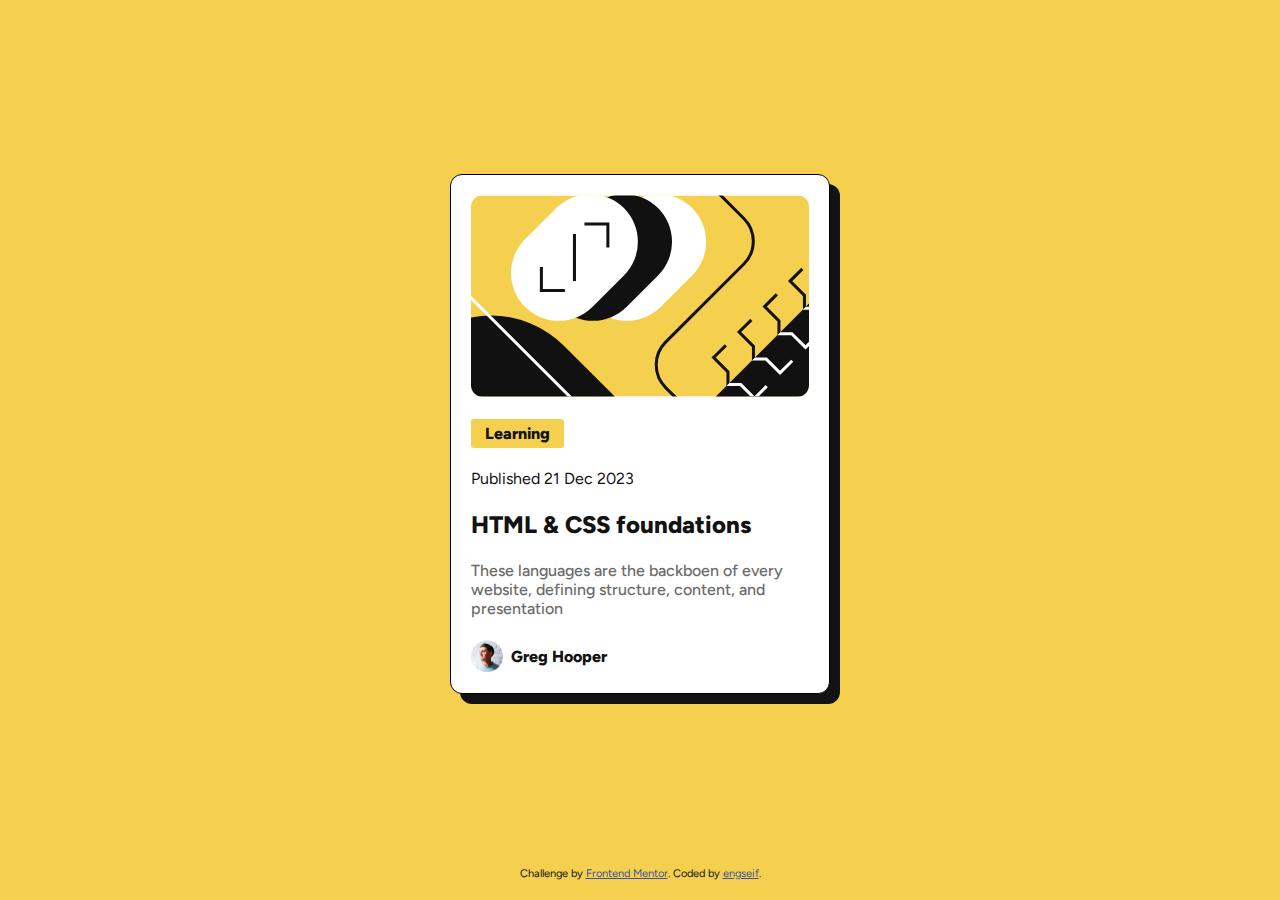
<file: blogPreview_Card/index.html>
<!DOCTYPE html>
<html lang="en">

<head>
  <meta charset="UTF-8">
  <meta name="viewport" content="width=device-width, initial-scale=1.0">
  <!-- displays site properly based on user's device -->

  <link rel="icon" type="image/png" sizes="32x32" href="./assets/images/favicon-32x32.png">
  <link rel="stylesheet" href="./style.css" />
  <link rel="preconnect" href="https://fonts.googleapis.com">
  <link rel="preconnect" href="https://fonts.gstatic.com" crossorigin>
  <link
    href="https://fonts.googleapis.com/css2?family=Figtree:ital,wght@0,300..900;1,300..900&family=Outfit:wght@100..900&family=Play:wght@400;700&display=swap"
    rel="stylesheet">
  <title>Frontend Mentor | Blog preview card</title>
</head>

<body>
  <main>
    <div class="cardContainer">
      <img src="./assets/images/illustration-article.svg" style="border-radius: 12px;" />
      <span>Learning</span>
      <p>Published 21 Dec 2023</p>
      <h2>HTML & CSS foundations</h2>
      <p class="description">These languages are the backboen of every website, defining structure, content, and presentation</p>
      <div class="avatar">
        <img src="./assets/images/image-avatar.webp">
        <p>Greg Hooper</p>
      </div>
    </div>
  </main>
  <div class="attribution">
    Challenge by <a href="https://www.frontendmentor.io?ref=challenge" target="_blank">Frontend Mentor</a>.
    Coded by <a href="https://github.com/EngSeif">engseif</a>.
  </div>
</body>

</html>
</file>
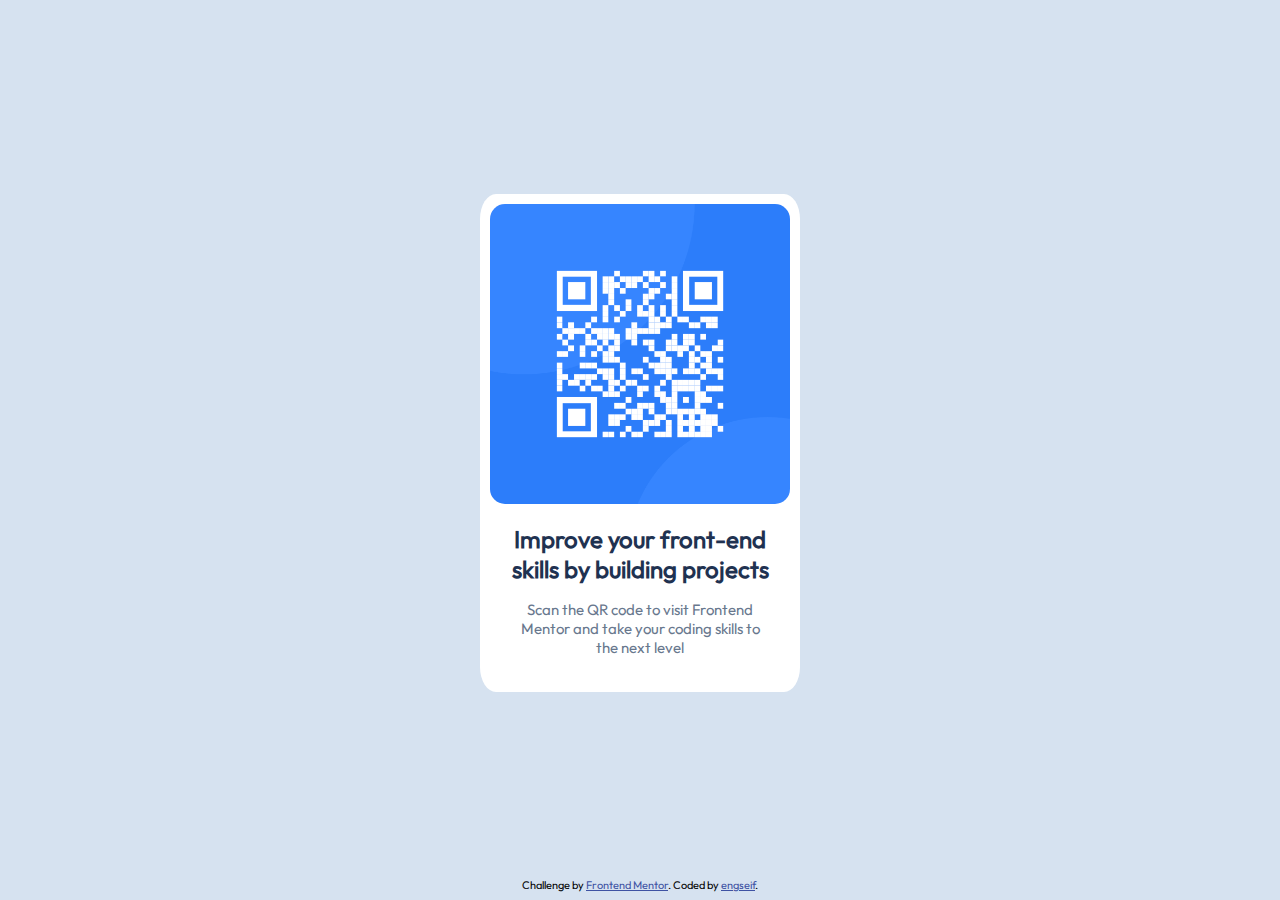
<file: QrCode_Card/index.html>
<!DOCTYPE html>
<html lang="en">
  <head>
    <meta charset="UTF-8" />
    <meta name="viewport" content="width=device-width, initial-scale=1.0" />
    <!-- displays site properly based on user's device -->

    <link
      rel="icon"
      type="image/png"
      sizes="32x32"
      href="./images/favicon-32x32.png"
    />
    <link rel="stylesheet" href="./style.css" />
    <title>Frontend Mentor | QR code component</title>

    <!-- Feel free to remove these styles or customise in your own stylesheet 👍 -->
    <style>
      .attribution {
        font-size: 11px;
        text-align: center;
      }
      .attribution a {
        color: hsl(228, 45%, 44%);
      }
    </style>
  </head>
  <body>
    <div class="mainDiv">
      <div class="qrCard">
        <img src="./images/image-qr-code.png" class="qrImage" />
        <div class="cardText">
          <h1 class="headline">
            Improve your front-end skills by building projects
          </h1>
          <p class="text">
            Scan the QR code to visit Frontend Mentor and take your coding
            skills to the next level
          </p>
        </div>
      </div>
    </div>
    <div class="attribution">
      Challenge by
      <a href="https://www.frontendmentor.io?ref=challenge" target="_blank"
        >Frontend Mentor</a
      >. Coded by <a href="https://github.com/EngSeif">engseif</a>.
    </div>
  </body>
</html>
</file>
<file: blogPreview_Card/style.css>
* {
  margin: 0;
  padding: 0;
  box-sizing: border-box;
  font-family: "Figtree", sans-serif;
  color: hsl(0, 0%, 7%);
}

body {
  background-color: hsl(47, 88%, 63%);
  display: flex;
  justify-content: center;
  align-items: center;
  flex-direction: column;
  width: 100%;
  height: 100vh;
}

main {
  flex-grow: 1;
  display: flex;
  justify-content: center;
  align-items: center;
}

.cardContainer {
  background-color: hsl(0, 0%, 100%);
  width: 380px;
  height: 520px;
  border-radius: 12px;
  padding: 1.25rem;
  display: flex;
  flex-direction: column;
  justify-content: space-between;
  border: 1px solid black;
  box-shadow: 10px 10px 0px;
}

span {
  background-color: hsl(47, 88%, 63%);
  width: fit-content;
  font-weight: 800;
  padding: 5px 14px;
  border-radius: 3px;
}

h2 {
  font-weight: 800;
  transition: color 0.2s ease;
  cursor: pointer;
}

h2:hover {
  color: hsl(47, 88%, 63%);
}

.description {
  color: hsl(0, 0%, 42%);
  font-weight: 500;
}

.avatar {
  display: flex;
  align-items: center;
  gap: 0.5rem;
}

.avatar img {
  width: 2rem;
}

.avatar p {
  font-weight: 800;
}

.attribution {
  font-size: 11px;
  text-align: center;
  margin-bottom: 20px;
}
.attribution a {
  color: hsl(228, 45%, 44%);
}
</file>
<file: QrCode_Card/style.css>
@font-face {
  font-family: "MyFont";
  src: url("./design/Outfit-Regular.ttf");
  font-weight: normal;
  font-style: normal;
}

* {
  box-sizing: border-box;
}

body {
  font-family: "MyFont", sans-serif;
  background-color: hsl(212, 45%, 89%);
}

.mainDiv {
  width: 100%;
  height: calc(100vh - 30px);
  display: flex;
  justify-content: center;
  align-items: center;
}

.qrCard {
  background-color: hsl(0, 0%, 100%);
  width: 320px;
  border-radius: 5%;
  padding: 10px;
  text-align: center;
  margin: 0 5px 0 5px;
}

.qrImage {
  border-radius: 5%;
  width: 100%;
}

.headline {
  font-weight: 700;
  font-size: 24px;
  color: hsl(218, 44%, 22%);
}

.text {
  font-weight: 400;
  font-size: 15px;
  color: hsl(216, 15%, 48%);
}

.cardText {
  padding: 0 20px 10px 20px;
}

@media (max-width: 380px) {
  .headline {
    font-size: 20px;
  }
  .text {
    font-size: 13px;
  }
}
</file>
